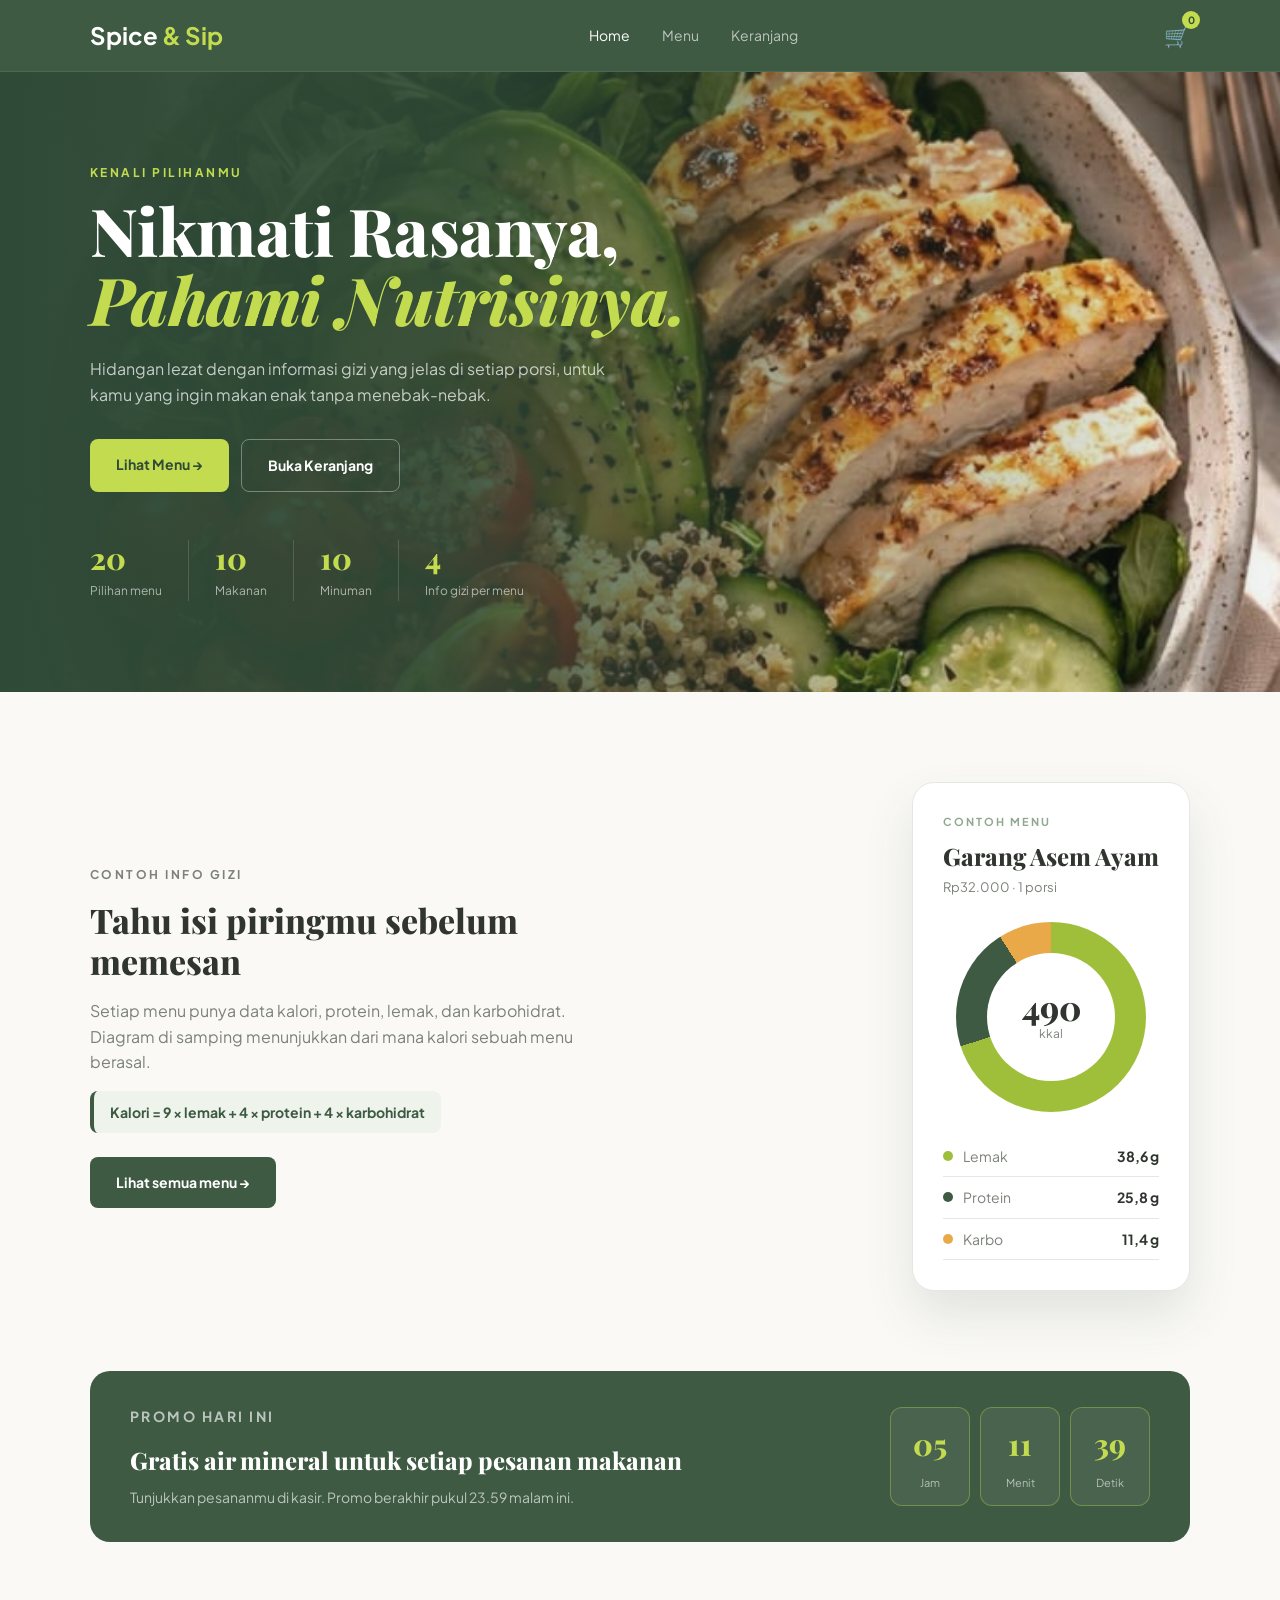
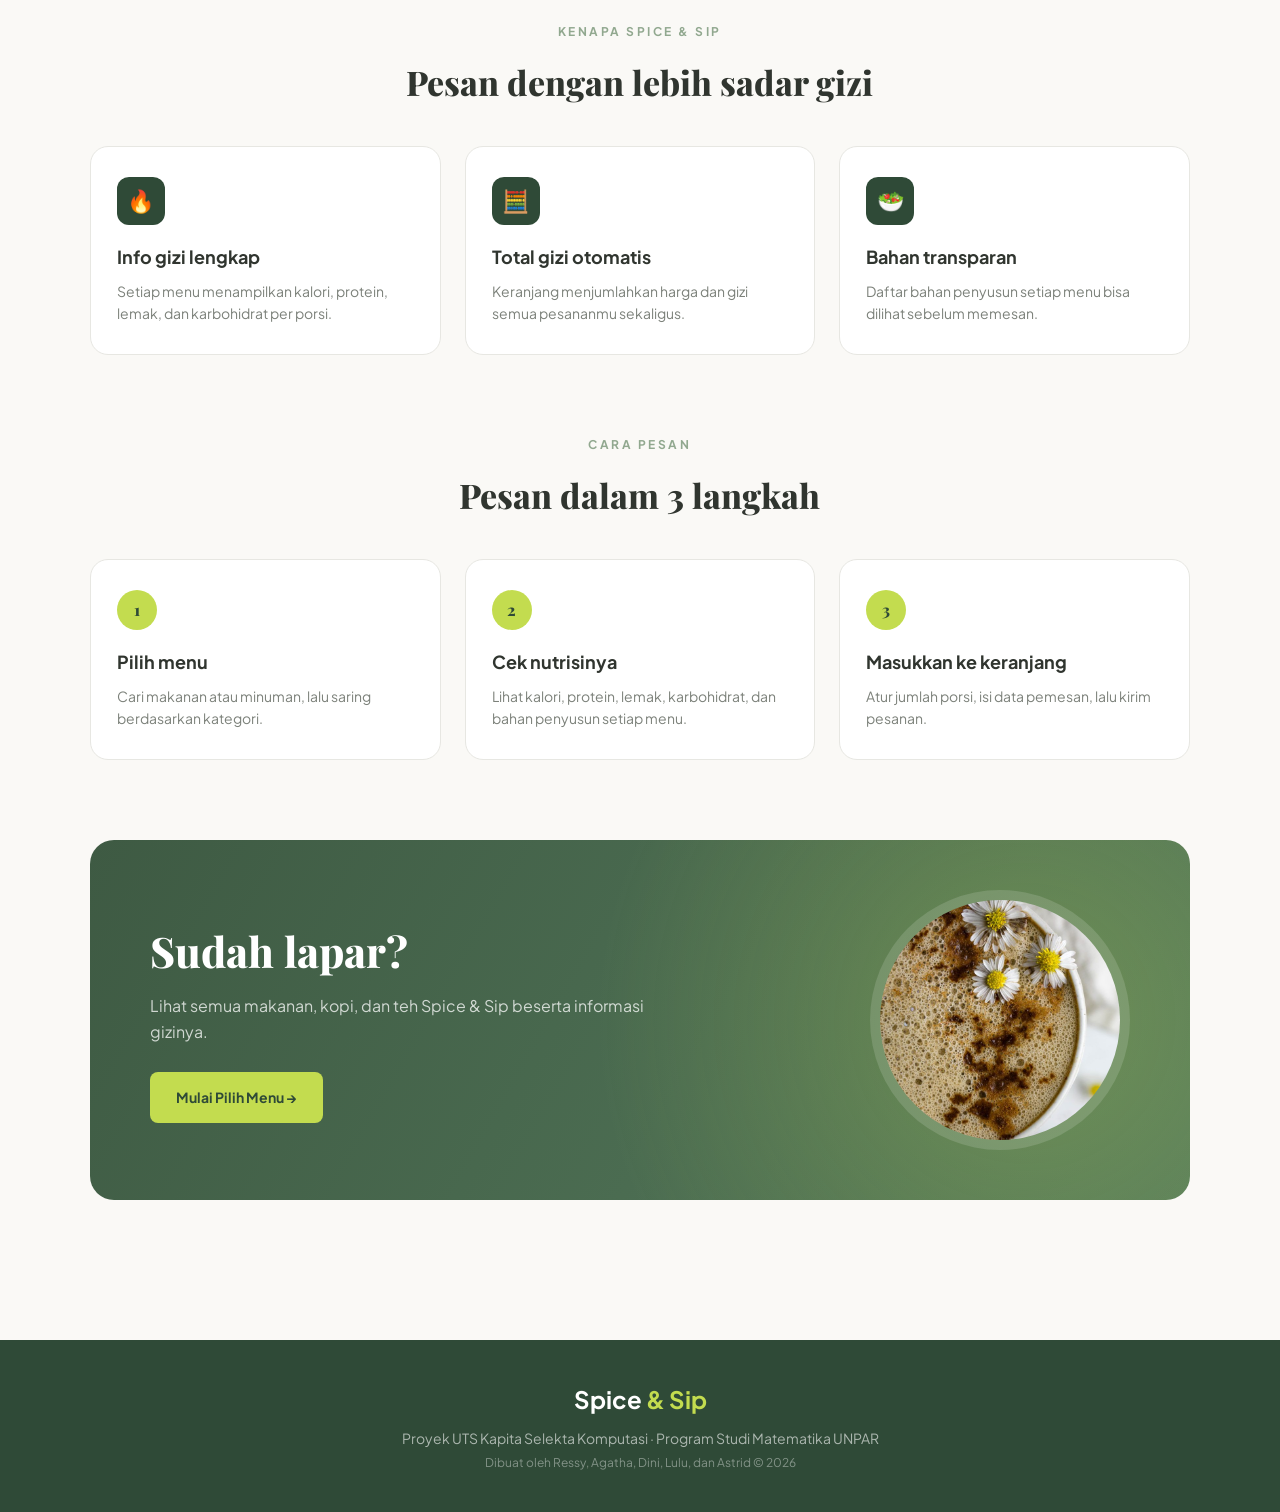
<file: uts-kapsel-komputasi/index.html>
<!DOCTYPE html>
<html lang="id">
<head>
    <meta charset="UTF-8">
    <meta name="viewport" content="width=device-width, initial-scale=1.0">

    <title>Spice &amp; Sip - Home</title>

    <link rel="preconnect" href="https://fonts.googleapis.com">
    <link rel="preconnect" href="https://fonts.gstatic.com" crossorigin>
    <link href="https://fonts.googleapis.com/css2?family=Playfair+Display:ital,wght@0,600;0,700;0,800;1,700&family=Plus+Jakarta+Sans:wght@400;500;600;700;800&display=swap" rel="stylesheet">

    <link rel="stylesheet" href="css/style.css">
</head>

<body class="home-page">

    <nav class="navbar home-navbar">

        <div class="logo">
            Spice <span>&amp; Sip</span>
        </div>

        <div class="nav-links">
            <a href="index.html" class="active">Home</a>
            <a href="menu.html">Menu</a>
            <a href="cart.html">Keranjang</a>
        </div>

        <a href="cart.html" class="cart-icon home-cart-link">
            🛒
            <span id="cart-count">0</span>
        </a>

    </nav>


    <header class="home-hero">

        <div class="home-container home-hero-grid">

            <div class="home-hero-text">

                <p class="home-eyebrow">KENALI PILIHANMU</p>

                <h1>
                    Nikmati Rasanya,<br>
                    <span>Pahami Nutrisinya.</span>
                </h1>

                <p class="home-hero-subtitle">
                    Hidangan lezat dengan informasi gizi yang jelas di setiap porsi,
                    untuk kamu yang ingin makan enak tanpa menebak-nebak.
                </p>

                <div class="home-hero-buttons">
                    <a href="menu.html" class="home-btn home-btn-lime">Lihat Menu &rarr;</a>
                    <a href="cart.html" class="home-btn home-btn-ghost">Buka Keranjang</a>
                </div>

                <div class="home-stats">
                    <div class="home-stat">
                        <strong>20</strong>
                        <span>Pilihan menu</span>
                    </div>
                    <div class="home-stat">
                        <strong>10</strong>
                        <span>Makanan</span>
                    </div>
                    <div class="home-stat">
                        <strong>10</strong>
                        <span>Minuman</span>
                    </div>
                    <div class="home-stat">
                        <strong>4</strong>
                        <span>Info gizi per menu</span>
                    </div>
                </div>

            </div>

        </div>

    </header>


    <main>

        <section class="home-nutri">

            <div class="home-nutri-text">
                <p class="home-eyebrow home-eyebrow-dark">CONTOH INFO GIZI</p>
                <h2>Tahu isi piringmu sebelum memesan</h2>
                <p>
                    Setiap menu punya data kalori, protein, lemak, dan karbohidrat.
                    Diagram di samping menunjukkan dari mana kalori sebuah menu berasal.
                </p>
                <p class="home-rumus">
                    Kalori = 9 &times; lemak + 4 &times; protein + 4 &times; karbohidrat
                </p>
                <a href="menu.html" class="home-btn home-btn-green">Lihat semua menu &rarr;</a>
            </div>

            <div class="home-nutri-card">

                <p class="home-nutri-label">CONTOH MENU</p>
                <h3>Garang Asem Ayam</h3>
                <p class="home-nutri-price">Rp32.000 &middot; 1 porsi</p>

                <div class="home-donut">
                    <div class="home-donut-center">
                        <strong>490</strong>
                        <small>kkal</small>
                    </div>
                </div>

                <ul class="home-legend">
                    <li><span class="dot dot-lemak"></span> Lemak <b>38,6 g</b></li>
                    <li><span class="dot dot-protein"></span> Protein <b>25,8 g</b></li>
                    <li><span class="dot dot-karbo"></span> Karbo <b>11,4 g</b></li>
                </ul>

            </div>

        </section>

        <section class="home-promo">

            <div class="home-promo-text">
                <p class="home-eyebrow">PROMO HARI INI</p>
                <h2>Gratis air mineral untuk setiap pesanan makanan</h2>
                <p>Tunjukkan pesananmu di kasir. Promo berakhir pukul 23.59 malam ini.</p>
            </div>

            <div id="promo-clock" class="home-clock">
                <div>
                    <span class="hours">00</span>
                    <small>Jam</small>
                </div>
                <div>
                    <span class="minutes">00</span>
                    <small>Menit</small>
                </div>
                <div>
                    <span class="seconds">00</span>
                    <small>Detik</small>
                </div>
            </div>

        </section>


        <section class="home-section">

            <p class="home-eyebrow home-eyebrow-dark">KENAPA SPICE &amp; SIP</p>
            <h2>Pesan dengan lebih sadar gizi</h2>

            <div class="home-features">

                <div class="home-feature">
                    <div class="home-feature-icon">🔥</div>
                    <h3>Info gizi lengkap</h3>
                    <p>Setiap menu menampilkan kalori, protein, lemak, dan karbohidrat per porsi.</p>
                </div>

                <div class="home-feature">
                    <div class="home-feature-icon">🧮</div>
                    <h3>Total gizi otomatis</h3>
                    <p>Keranjang menjumlahkan harga dan gizi semua pesananmu sekaligus.</p>
                </div>

                <div class="home-feature">
                    <div class="home-feature-icon">🥗</div>
                    <h3>Bahan transparan</h3>
                    <p>Daftar bahan penyusun setiap menu bisa dilihat sebelum memesan.</p>
                </div>

            </div>

        </section>


        <section class="home-section">

            <p class="home-eyebrow home-eyebrow-dark">CARA PESAN</p>
            <h2>Pesan dalam 3 langkah</h2>

            <ol class="home-steps">

                <li class="home-step">
                    <h3>Pilih menu</h3>
                    <p>Cari makanan atau minuman, lalu saring berdasarkan kategori.</p>
                </li>

                <li class="home-step">
                    <h3>Cek nutrisinya</h3>
                    <p>Lihat kalori, protein, lemak, karbohidrat, dan bahan penyusun setiap menu.</p>
                </li>

                <li class="home-step">
                    <h3>Masukkan ke keranjang</h3>
                    <p>Atur jumlah porsi, isi data pemesan, lalu kirim pesanan.</p>
                </li>

            </ol>

        </section>


        <section class="home-cta">

            <div class="home-cta-text">
                <h2>Sudah lapar?</h2>
                <p>Lihat semua makanan, kopi, dan teh Spice &amp; Sip beserta informasi gizinya.</p>
                <a href="menu.html" class="home-btn home-btn-lime">Mulai Pilih Menu &rarr;</a>
            </div>

            <div class="home-cta-frame">
                <img
                    src="assets/images/coffee.jpg"
                    alt="Kopi latte dengan latte art"
                    class="home-photo"
                    onerror="this.onerror = null; this.src = 'assets/images/coffee.svg'; this.classList.add('is-ilustrasi');"
                >
            </div>

        </section>

    </main>


    <footer class="footer">

        <div class="logo">
            Spice <span>&amp; Sip</span>
        </div>

        <p>
            Proyek UTS Kapita Selekta Komputasi &middot; Program Studi Matematika UNPAR
        </p>

        <p class="footer-small">
            Dibuat oleh Ressy, Agatha, Dini, Lulu, dan Astrid &copy; 2026
        </p>

    </footer>


    <script>
        const cartTersimpan = JSON.parse(localStorage.getItem("spicesip-cart")) || [];
        let jumlahItem = 0;
        cartTersimpan.forEach((item) => {
            jumlahItem = jumlahItem + item.qty;
        });
        document.getElementById("cart-count").innerHTML = jumlahItem;

        function getTimeRemaining(endtime) {
            const total = Date.parse(endtime) - Date.parse(new Date());
            const seconds = Math.floor((total / 1000) % 60);
            const minutes = Math.floor((total / 1000 / 60) % 60);
            const hours = Math.floor(total / (1000 * 60 * 60));
            return { total, hours, minutes, seconds };
        }

        function initializeClock(id, endtime) {
            const clock = document.getElementById(id);
            const hoursSpan = clock.querySelector(".hours");
            const minutesSpan = clock.querySelector(".minutes");
            const secondsSpan = clock.querySelector(".seconds");

            function updateClock() {
                const t = getTimeRemaining(endtime);
                hoursSpan.innerHTML = ("0" + t.hours).slice(-2);
                minutesSpan.innerHTML = ("0" + t.minutes).slice(-2);
                secondsSpan.innerHTML = ("0" + t.seconds).slice(-2);

                if (t.total <= 0) {
                    clearInterval(timeinterval);
                    clock.innerHTML = "<p>Promo hari ini sudah berakhir.</p>";
                }
            }

            updateClock();
            const timeinterval = setInterval(updateClock, 1000);
        }

        const deadline = new Date();
        deadline.setHours(23, 59, 59, 0);
        initializeClock("promo-clock", deadline);
    </script>

</body>
</html>
</file>
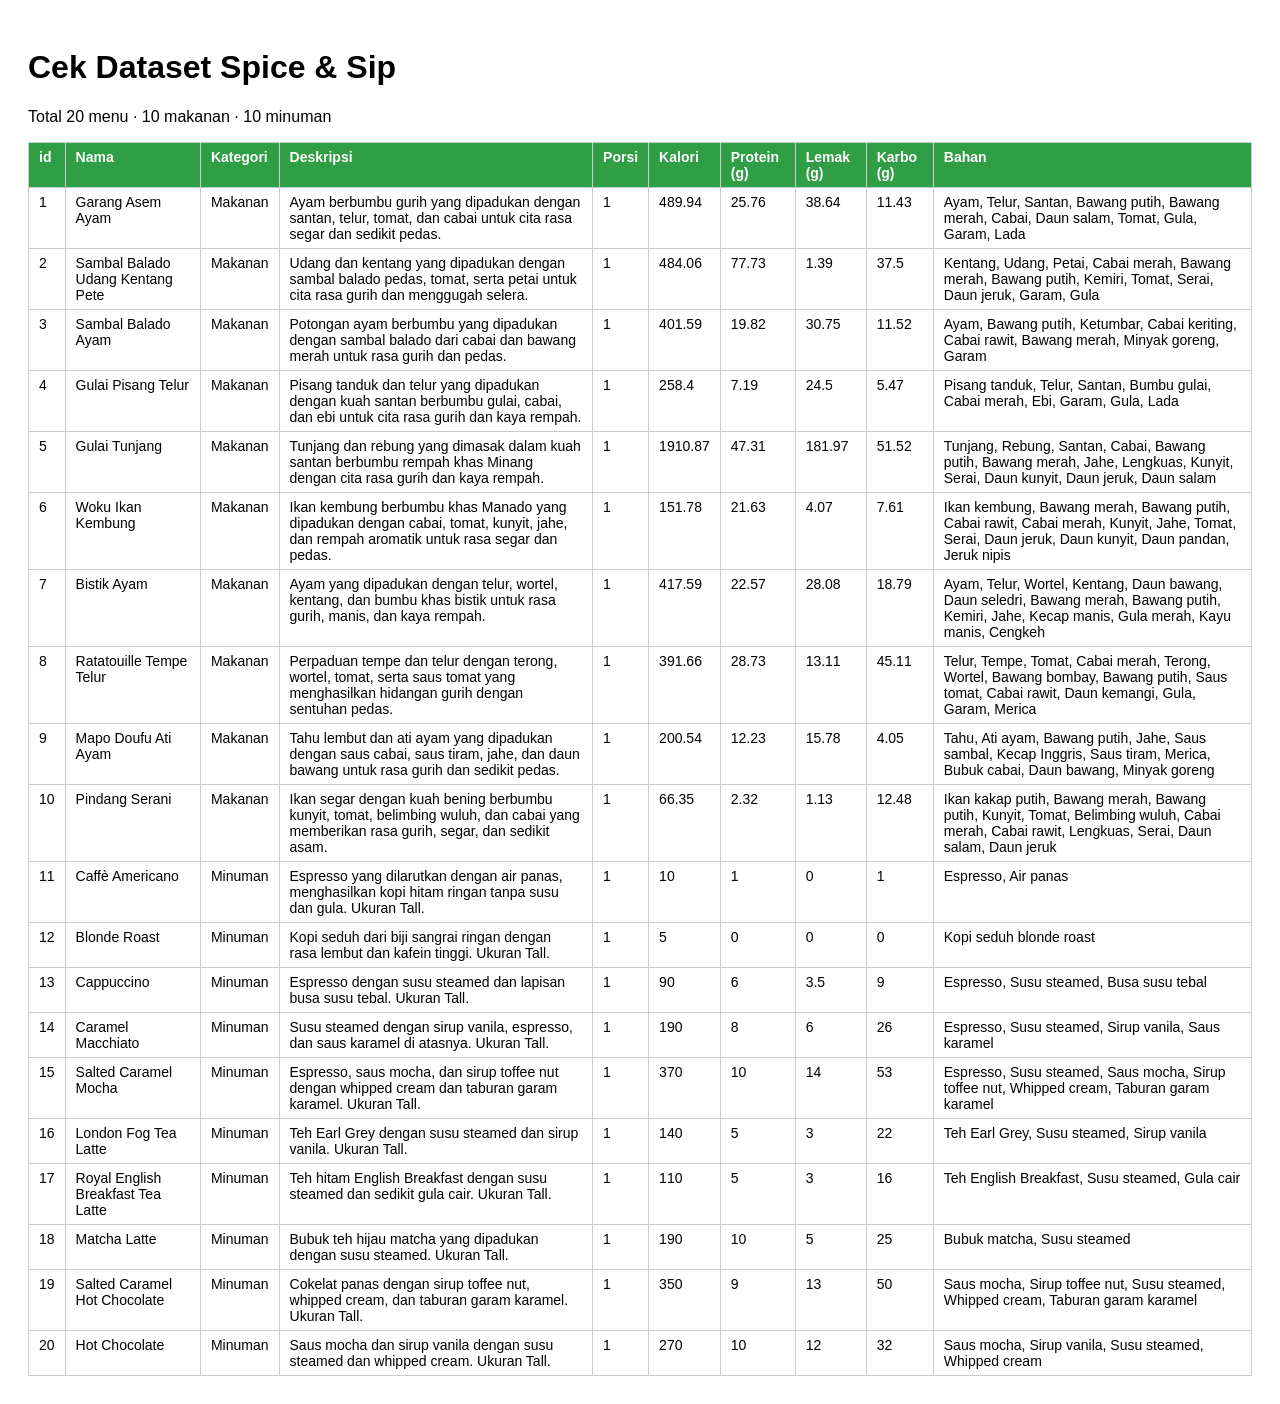
<file: uts-kapsel-komputasi/cek-data.html>
<!doctype html>
<html lang="id">
  <head>
    <meta charset="UTF-8" />
    <title>Cek Dataset Spice &amp; Sip</title>
    <style>
      body { font-family: Arial, sans-serif; padding: 20px; }
      table { border-collapse: collapse; font-size: 14px; }
      th, td { border: 1px solid #ccc; padding: 6px 10px; text-align: left; vertical-align: top; }
      th { background: #2f9e44; color: white; }
      #error { color: #e03131; font-weight: bold; }
    </style>
  </head>
  <body>
    <h1>Cek Dataset Spice &amp; Sip</h1>
    <p id="error"></p>
    <p id="info"></p>
    <table>
      <thead>
        <tr>
          <th>id</th><th>Nama</th><th>Kategori</th><th>Deskripsi</th><th>Porsi</th>
          <th>Kalori</th><th>Protein (g)</th><th>Lemak (g)</th><th>Karbo (g)</th><th>Bahan</th>
        </tr>
      </thead>
      <tbody id="tabel-body"></tbody>
    </table>

    <script>
      window.onerror = function (pesan, file, baris) {
        document.getElementById("error").innerHTML += `ERROR: ${pesan} (${file} baris ${baris})<br>`;
      };
    </script>
    <script src="data/food.json"></script>
    <script src="data/ingredients.json"></script>
    <script>
      const rows = [];
      let makanan = 0;
      let minuman = 0;

      foods.forEach((food) => {
      
        let bahan = [];
        ingredients.forEach((item) => {
          if (item.menuId === food.id) bahan = item.bahan;
        });

        if (food.kategori === "Makanan") makanan++;
        if (food.kategori === "Minuman") minuman++;

        rows.push(`
          <tr>
            <td>${food.id}</td>
            <td>${food.nama}</td>
            <td>${food.kategori}</td>
            <td>${food.deskripsi}</td>
            <td>${food.porsi}</td>
            <td>${food.nutrisi.kalori}</td>
            <td>${food.nutrisi.protein}</td>
            <td>${food.nutrisi.lemak}</td>
            <td>${food.nutrisi.karbohidrat}</td>
            <td>${bahan.join(", ")}</td>
          </tr>`);
      });

      document.getElementById("tabel-body").innerHTML = rows.join("");
      document.getElementById("info").innerHTML =
        `Total ${foods.length} menu · ${makanan} makanan · ${minuman} minuman`;
    </script>
  </body>
</html>
</file>
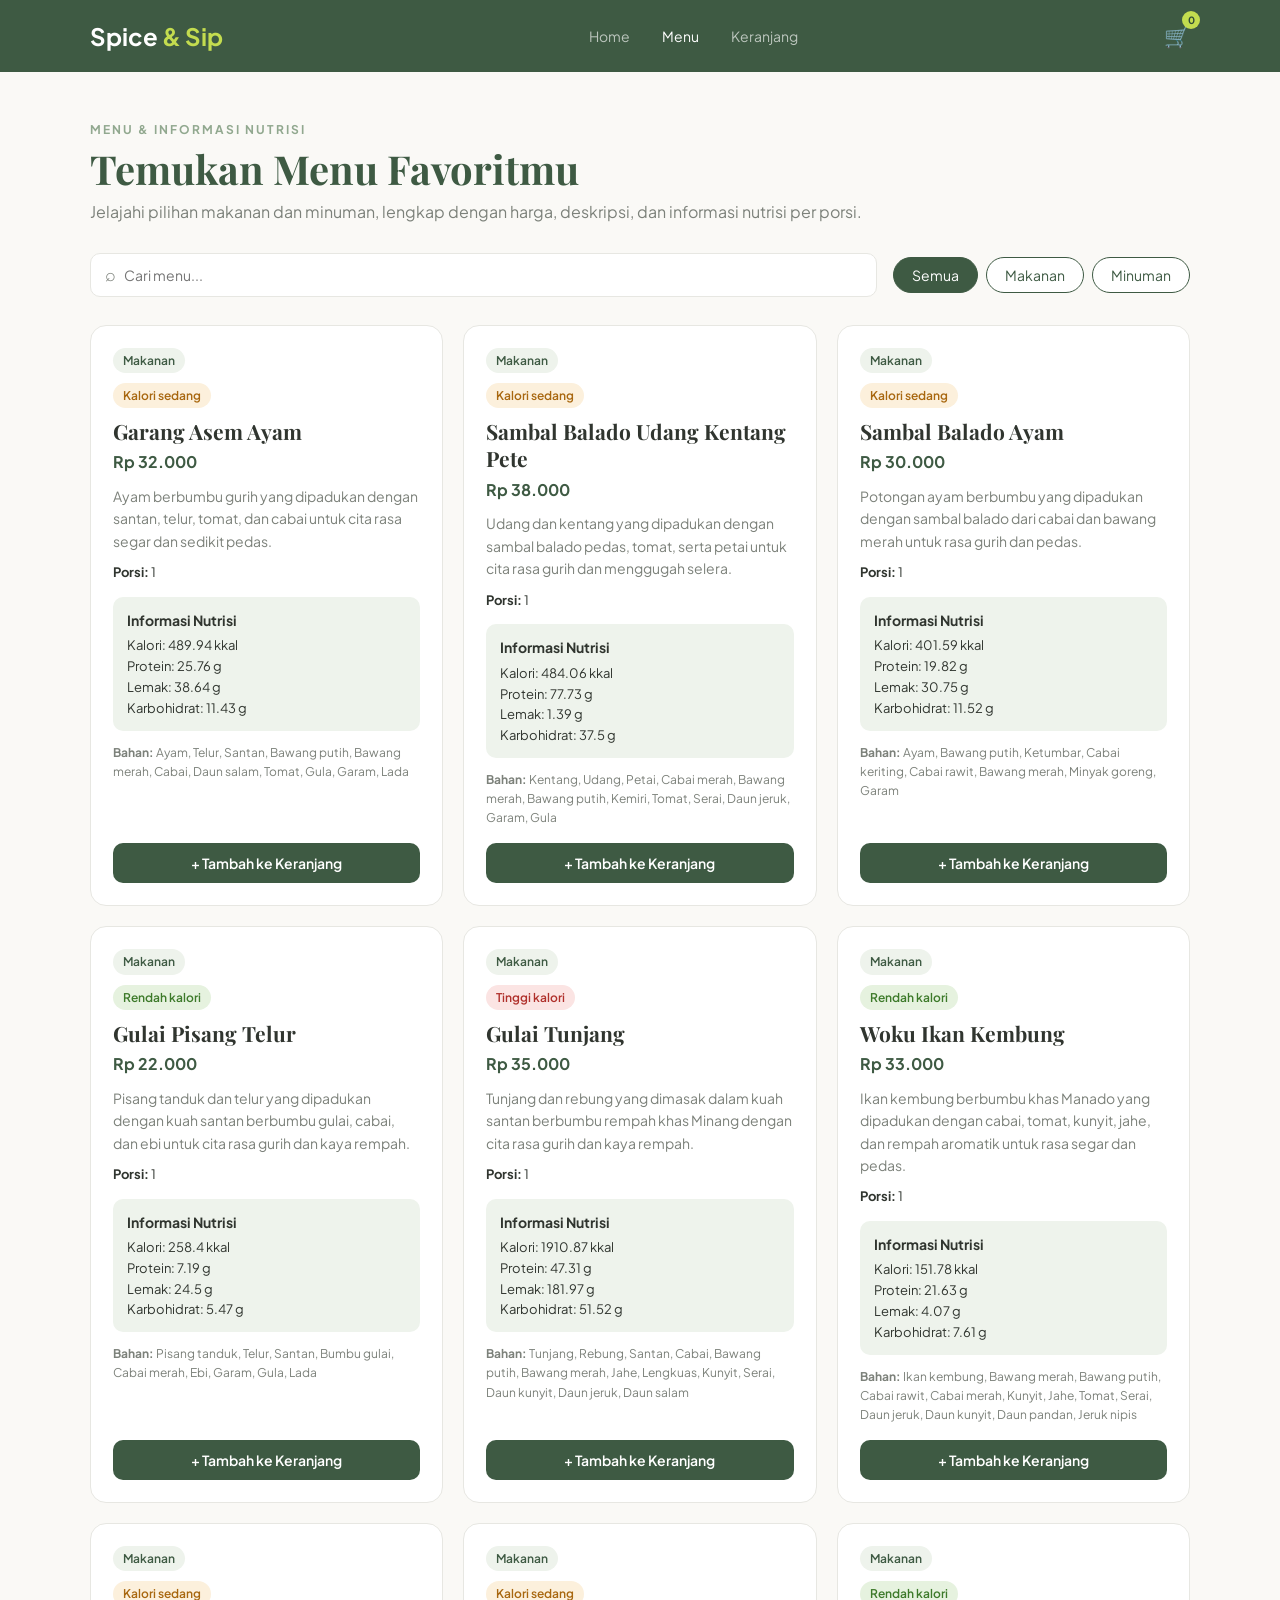
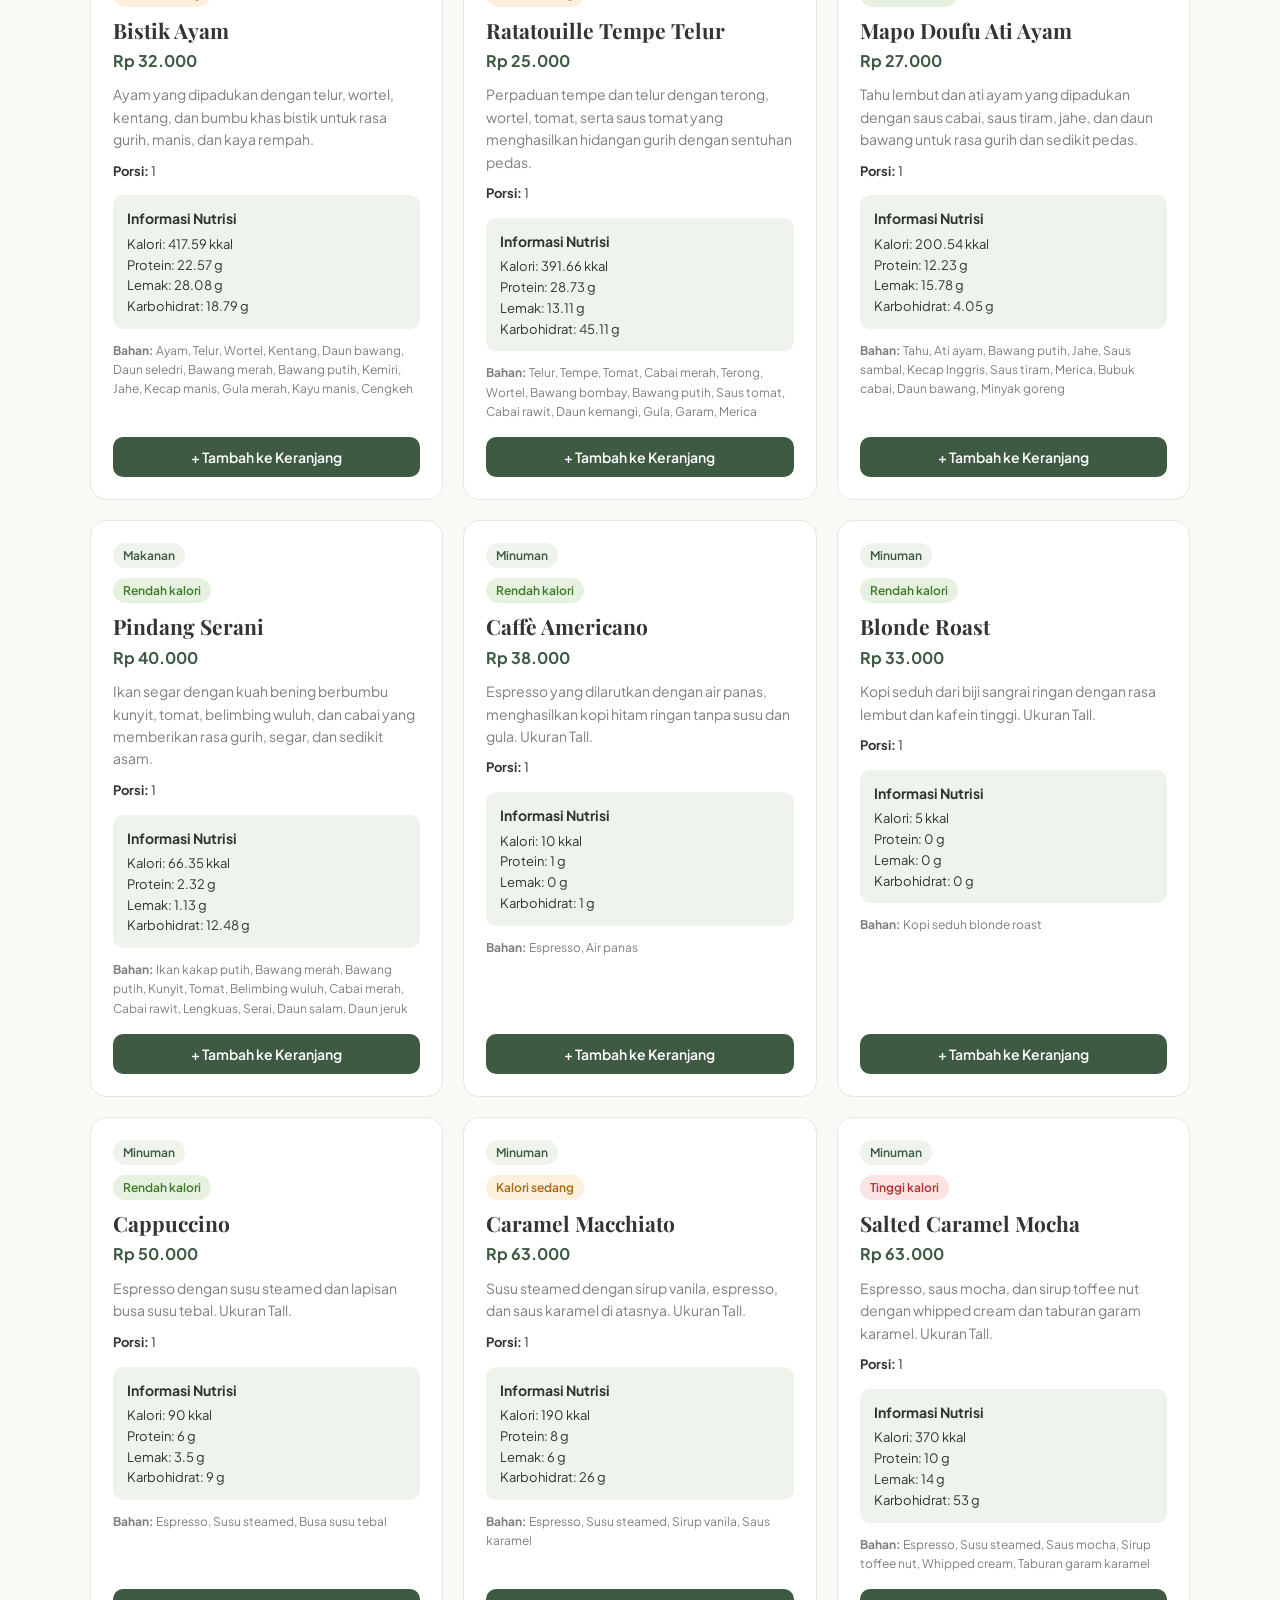
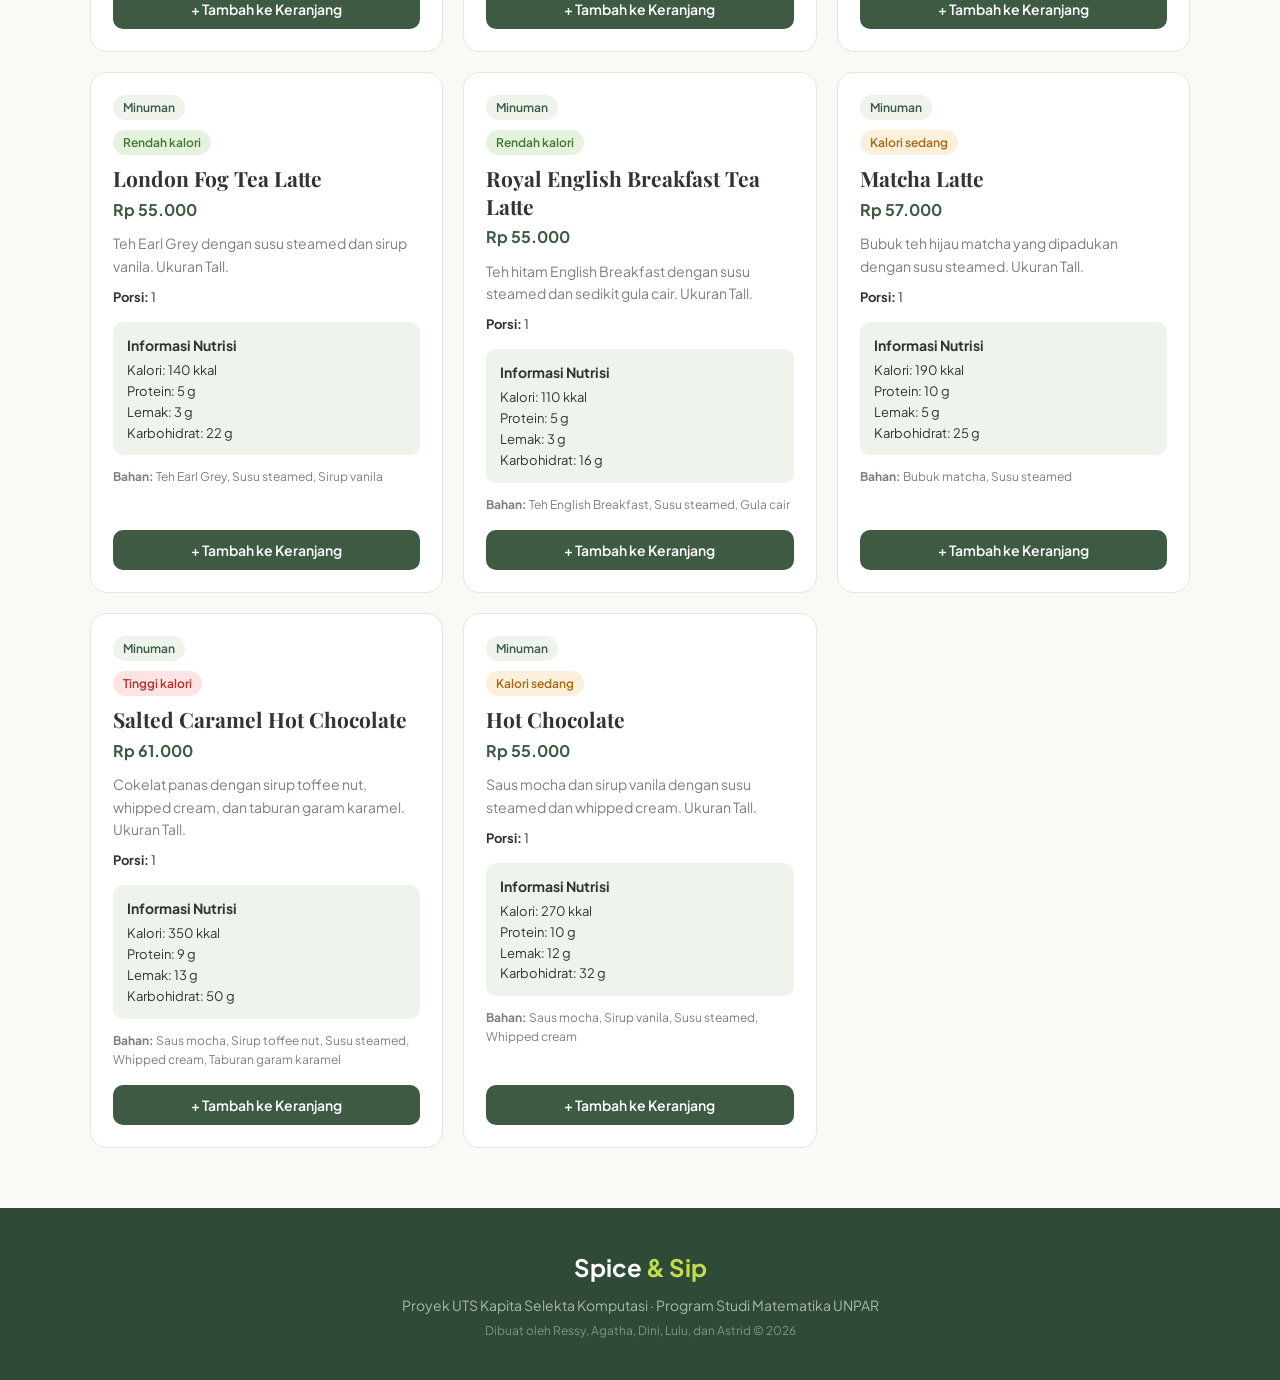
<file: uts-kapsel-komputasi/menu.html>
<!DOCTYPE html>
<html lang="id">
<head>
    <meta charset="UTF-8">
    <meta name="viewport" content="width=device-width, initial-scale=1.0">
    <title>Spice &amp; Sip - Menu</title>
    <link rel="preconnect" href="https://fonts.googleapis.com">
    <link rel="preconnect" href="https://fonts.gstatic.com" crossorigin>
    <link href="https://fonts.googleapis.com/css2?family=Playfair+Display:ital,wght@0,600;0,700;0,800;1,700&family=Plus+Jakarta+Sans:wght@400;500;600;700;800&display=swap" rel="stylesheet">
    <link rel="stylesheet" href="css/style.css">
</head>
<body>

    <nav class="navbar">
        <div class="logo">
            Spice <span>&amp; Sip</span>
        </div>
        <div class="nav-links">
            <a href="index.html">Home</a>
            <a href="menu.html" class="active">Menu</a>
            <a href="cart.html">Keranjang</a>
        </div>
        <a href="cart.html" class="cart-icon">
            🛒
            <span id="cart-count">0</span>
        </a>
    </nav>

    <main>
        <section class="menu-header">
            <p class="eyebrow">MENU & INFORMASI NUTRISI</p>
            <h1>Temukan Menu Favoritmu</h1>
            <p class="menu-subtitle">
                Jelajahi pilihan makanan dan minuman, lengkap dengan harga, deskripsi, dan informasi nutrisi per porsi.
            </p>
        </section>

        <section class="menu-tools">
            <div class="search-box">
                <span class="search-icon">⌕</span>
                <input type="text" id="search" placeholder="Cari menu...">
            </div>
            <div class="filter-buttons">
                <button class="filter-btn active" data-kategori="Semua">Semua</button>
                <button class="filter-btn" data-kategori="Makanan">Makanan</button>
                <button class="filter-btn" data-kategori="Minuman">Minuman</button>
            </div>
        </section>

        <section id="menu-list" class="menu-list"></section>

        <div id="menu-empty" class="menu-empty">
            <div class="empty-icon">🍽️</div>
            <h3>Menu tidak ditemukan</h3>
            <p>Coba gunakan kata kunci pencarian yang lain.</p>
        </div>
    </main>

    <footer class="footer">
        <div class="logo">
            Spice <span>&amp; Sip</span>
        </div>
        <p>Proyek UTS Kapita Selekta Komputasi &middot; Program Studi Matematika UNPAR</p>
        <p class="footer-small">Dibuat oleh Ressy, Agatha, Dini, Lulu, dan Astrid &copy; 2026</p>
    </footer>

    <div id="toast"></div>

    <script src="data/food.json"></script>
    <script src="data/ingredients.json"></script>
    <script src="js/nutrition.js"></script>
    <script src="js/cart.js"></script>
    <script src="js/menu.js"></script>

</body>
</html>
</file>
<file: uts-kapsel-komputasi/css/style.css>
:root {
    --hijau: #3e5a43;        
    --hijau-tua: #304833;    
    --hijau-muda: #91a88f;   
    --hijau-pucat: #eef3ec;  
    --lime: #c3dc4f;         
    --gelap: #2f4a37;        
    --gelap-2: #3e5a43;      
    --krem: #faf9f6;         
    --putih: #ffffff;
    --teks: #30352f;         
    --teks-abu: #7c817a;     
    --garis: #e7e7e2;        
    --font-judul: "Playfair Display", Georgia, serif;
    --font-isi: "Plus Jakarta Sans", Arial, sans-serif;
}

body.home-page .footer {
    padding: 40px 7%;
    background: var(--gelap);
    text-align: center;
    color: rgba(255, 255, 255, 0.6);
    font-size: 14px;
}

body.home-page .footer .logo {
    margin-bottom: 8px;
    color: var(--putih);
}

body.home-page .footer .logo span {
    color: var(--lime);
}

body.home-page .footer-small {
    margin-top: 4px;
    font-size: 12px;
    color: rgba(255, 255, 255, 0.4);
}

body.home-page,
body.home-page button {
    font-family: var(--font-isi);
}

body.home-page main {
    width: 86%;
    max-width: 1200px;
    margin: 0 auto;
}

.home-container {
    width: 86%;
    max-width: 1200px;
    margin: auto;
}

.navbar.home-navbar {
    position: sticky;
    top: 0;
    z-index: 100;
    min-height: 72px;
    display: flex;
    align-items: center;
    justify-content: space-between;
    padding: 0 7%;
    background: var(--hijau);
    border-bottom: 1px solid rgba(255, 255, 255, 0.08);
}

.home-navbar .logo,
body.home-page .footer .logo {
    font-size: 24px;
    font-weight: 700;
}

.home-navbar .logo {
    color: var(--putih);
}

.home-navbar .nav-links {
    display: flex;
    gap: 32px;
}

.home-navbar .nav-links a {
    font-size: 14px;
    text-decoration: none;
}

.home-navbar .logo span {
    color: var(--lime);
}

.home-navbar .nav-links a {
    color: rgba(255, 255, 255, 0.65);
}

.home-navbar .nav-links a:hover,
.home-navbar .nav-links a.active {
    color: var(--putih);
}

.home-navbar .cart-icon {
    position: relative;
    font-size: 21px;
}

.home-navbar #cart-count {
    position: absolute;
    top: -8px;
    right: -10px;
    width: 18px;
    height: 18px;
    display: flex;
    align-items: center;
    justify-content: center;
    border-radius: 50%;
    background: var(--lime);
    color: var(--gelap);
    font-size: 10px;
    font-weight: 700;
}

.home-cart-link {
    text-decoration: none;
}


.home-hero {
    min-height: 620px;
    display: flex;
    align-items: center;
    padding: 80px 0;
    color: var(--putih);
    background:
        linear-gradient(90deg,
            rgba(47, 74, 55, 1) 0%,
            rgba(47, 74, 55, 0.92) 35%,
            rgba(47, 74, 55, 0.35) 65%,
            rgba(47, 74, 55, 0.05) 100%),
        url("../assets/images/hero.jpg") right center / cover no-repeat,
        url("../assets/images/hero-bowl.svg") right 6% center / 520px no-repeat,
        linear-gradient(120deg, #3e5a43 0%, #557a5c 100%);
}


.home-hero-grid {
    width: 86%;
}

.home-hero-text {
    max-width: 600px;
}

.home-eyebrow {
    margin-bottom: 14px;
    color: var(--lime);
    font-size: 12px;
    font-weight: 700;
    letter-spacing: 2.5px;
}

.home-hero-text h1 {
    margin-bottom: 22px;
    font-family: var(--font-judul);
    font-size: 66px;
    font-weight: 800;
    line-height: 1.05;
    letter-spacing: -0.5px;
}

.home-hero-text h1 span {
    color: var(--lime);
    font-style: italic;
}

.home-hero-subtitle {
    max-width: 520px;
    margin-bottom: 32px;
    color: rgba(255, 255, 255, 0.72);
    font-size: 16px;
}

.home-hero-buttons {
    display: flex;
    flex-wrap: wrap;
    gap: 12px;
    margin-bottom: 48px;
}

.home-btn {
    display: inline-block;
    padding: 14px 26px;
    border-radius: 8px;
    font-size: 14px;
    font-weight: 700;
    text-decoration: none;
    transition: 0.2s;
}

.home-btn-lime {
    background: var(--lime);
    color: var(--gelap);
}

.home-btn-lime:hover {
    background: #d3ea68;
    transform: translateY(-2px);
}

.home-btn-ghost {
    border: 1px solid rgba(255, 255, 255, 0.35);
    color: var(--putih);
}

.home-btn-ghost:hover {
    background: rgba(255, 255, 255, 0.08);
}

.home-stats {
    display: flex;
    gap: 0;
}

.home-stat {
    padding: 0 26px;
    border-left: 1px solid rgba(255, 255, 255, 0.15);
}

.home-stat:first-child {
    padding-left: 0;
    border-left: none;
}

.home-stat strong {
    display: block;
    color: var(--lime);
    font-family: var(--font-judul);
    font-size: 30px;
    font-weight: 800;
    line-height: 1.2;
}

.home-stat span {
    color: rgba(255, 255, 255, 0.6);
    font-size: 12px;
}


.home-photo {
    display: block;
    width: 100%;
    height: 100%;
    object-fit: cover;
    border-radius: 50%;
}


.home-photo.is-ilustrasi {
    object-fit: contain;
    border-radius: 0;
}

.home-nutri {
    display: grid;
    grid-template-columns: 1fr 1fr;
    align-items: center;
    gap: 60px;
    margin: 90px 0 80px;
}

.home-nutri-text h2 {
    margin-bottom: 16px;
    color: var(--teks);
    font-family: var(--font-judul);
    font-size: 34px;
    font-weight: 800;
    line-height: 1.2;
}

.home-nutri-text p {
    margin-bottom: 16px;
    color: var(--teks-abu);
}

.home-rumus {
    display: inline-block;
    padding: 10px 16px;
    background: var(--hijau-pucat);
    border-left: 4px solid var(--hijau);
    border-radius: 8px;
    color: var(--hijau) !important;
    font-weight: 700;
    font-size: 14px;
}

.home-btn-green {
    margin-top: 8px;
    background: var(--hijau);
    color: var(--putih);
}

.home-btn-green:hover {
    background: var(--hijau-tua);
    transform: translateY(-2px);
}

.home-nutri-card {
    max-width: 420px;
    margin-left: auto;
    padding: 30px;
    background: var(--putih);
    border: 1px solid var(--garis);
    border-radius: 22px;
    box-shadow: 0 24px 50px rgba(47, 74, 55, 0.12);
}

.home-nutri-label {
    color: var(--hijau-muda);
    font-size: 11px;
    font-weight: 700;
    letter-spacing: 2px;
}

.home-nutri-card h3 {
    margin: 6px 0 2px;
    color: var(--teks);
    font-family: var(--font-judul);
    font-size: 24px;
    font-weight: 800;
}

.home-nutri-price {
    margin-bottom: 24px;
    color: var(--teks-abu);
    font-size: 13px;
}


.home-donut {
    width: 190px;
    height: 190px;
    margin: 0 auto 24px;
    display: flex;
    align-items: center;
    justify-content: center;
    border-radius: 50%;
    background: conic-gradient(
        #9fbf3b 0% 70%,
        var(--hijau) 70% 91%,
        #e9a948 91% 100%
    );
}

.home-donut-center {
    width: 128px;
    height: 128px;
    display: flex;
    flex-direction: column;
    align-items: center;
    justify-content: center;
    border-radius: 50%;
    background: var(--putih);
    color: var(--teks);
}

.home-donut-center strong {
    font-family: var(--font-judul);
    font-size: 34px;
    font-weight: 800;
    line-height: 1;
}

.home-donut-center small {
    color: var(--teks-abu);
    font-size: 12px;
}

.home-legend {
    list-style: none;
}

.home-legend li {
    display: flex;
    align-items: center;
    gap: 10px;
    padding: 9px 0;
    border-bottom: 1px solid var(--garis);
    color: var(--teks-abu);
    font-size: 14px;
}

.home-legend b {
    margin-left: auto;
    color: var(--teks);
}

.dot {
    width: 10px;
    height: 10px;
    border-radius: 50%;
}

.dot-lemak { background: #9fbf3b; }
.dot-protein { background: var(--hijau); }
.dot-karbo { background: #e9a948; }

.home-promo {
    display: flex;
    align-items: center;
    justify-content: space-between;
    gap: 32px;
    margin: 0 0 80px;
    padding: 34px 40px;
    background: var(--gelap-2);
    border-radius: 20px;
    color: var(--putih);
}

.home-promo h2 {
    margin-bottom: 6px;
    font-family: var(--font-judul);
    font-size: 24px;
    font-weight: 800;
}

.home-promo p {
    color: rgba(255, 255, 255, 0.65);
    font-size: 14px;
}

.home-clock {
    display: flex;
    gap: 10px;
}

.home-clock div {
    width: 80px;
    padding: 12px 0;
    background: rgba(255, 255, 255, 0.06);
    border: 1px solid rgba(195, 220, 79, 0.35);
    border-radius: 12px;
    text-align: center;
}

.home-clock span {
    display: block;
    color: var(--lime);
    font-family: var(--font-judul);
    font-size: 30px;
    font-weight: 800;
}

.home-clock small {
    color: rgba(255, 255, 255, 0.6);
    font-size: 11px;
}

.home-section {
    margin-bottom: 80px;
    text-align: center;
}

.home-eyebrow-dark {
    color: var(--hijau-muda);
}

.home-section h2 {
    margin-bottom: 36px;
    color: var(--teks);
    font-family: var(--font-judul);
    font-size: 34px;
    font-weight: 800;
}

.home-features,
.home-steps {
    display: grid;
    grid-template-columns: repeat(3, 1fr);
    gap: 24px;
    text-align: left;
}

.home-feature,
.home-step {
    padding: 30px 26px;
    background: var(--putih);
    border: 1px solid var(--garis);
    border-radius: 18px;
    transition: transform 0.2s, box-shadow 0.2s;
}

.home-feature:hover,
.home-step:hover {
    transform: translateY(-4px);
    box-shadow: 0 16px 34px rgba(14, 22, 17, 0.08);
}

.home-feature-icon {
    width: 48px;
    height: 48px;
    display: flex;
    align-items: center;
    justify-content: center;
    margin-bottom: 18px;
    border-radius: 12px;
    background: var(--gelap);
    font-size: 22px;
}

.home-feature h3,
.home-step h3 {
    margin-bottom: 8px;
    color: var(--teks);
    font-size: 18px;
}

.home-feature p,
.home-step p {
    color: var(--teks-abu);
    font-size: 14px;
}

.home-steps {
    list-style: none;
    counter-reset: langkah;
}

.home-step {
    counter-increment: langkah;
}

.home-step::before {
    content: counter(langkah);
    width: 40px;
    height: 40px;
    display: flex;
    align-items: center;
    justify-content: center;
    margin-bottom: 18px;
    border-radius: 50%;
    background: var(--lime);
    color: var(--gelap);
    font-family: var(--font-judul);
    font-weight: 800;
}

.home-cta {
    display: grid;
    grid-template-columns: 1.3fr 1fr;
    align-items: center;
    gap: 30px;
    margin-bottom: 80px;
    padding: 50px 60px;
    border-radius: 24px;
    background:
        radial-gradient(circle at 85% 50%, rgba(195, 220, 79, 0.25), transparent 45%),
        linear-gradient(120deg, #3e5a43, #557a5c);
    color: var(--putih);
    overflow: hidden;
}

.home-cta h2 {
    margin-bottom: 8px;
    font-family: var(--font-judul);
    font-size: 42px;
    font-weight: 800;
}

.home-cta p {
    margin-bottom: 28px;
    color: rgba(255, 255, 255, 0.75);
}

.home-cta-frame {
    width: 100%;
    max-width: 260px;
    aspect-ratio: 1 / 1;
    margin-left: auto;
    padding: 10px;
    border-radius: 50%;
    background: rgba(255, 255, 255, 0.14);
}


* {
    margin: 0;
    padding: 0;
    box-sizing: border-box;
}

body {
    font-family: var(--font-isi);
    background-color: var(--krem);
    color: var(--teks);
    line-height: 1.6;
}

button,
input,
select,
textarea {
    font-family: var(--font-isi);
}

main {
    width: 86%;
    max-width: 1100px;
    margin: 0 auto;
    padding-bottom: 60px;
}

.navbar {
    position: sticky;
    top: 0;
    z-index: 100;
    min-height: 72px;
    display: flex;
    align-items: center;
    justify-content: space-between;
    gap: 20px;
    padding: 0 7%;
    background: var(--hijau);
}

.logo {
    color: var(--putih);
    font-size: 24px;
    font-weight: 700;
}

.logo span {
    color: var(--lime);
}

.nav-links {
    display: flex;
    gap: 32px;
}

.nav-links a {
    color: rgba(255, 255, 255, 0.65);
    font-size: 14px;
    text-decoration: none;
}

.nav-links a:hover,
.nav-links a.active {
    color: var(--putih);
}

.cart-icon {
    position: relative;
    font-size: 21px;
    text-decoration: none;
}

#cart-count {
    position: absolute;
    top: -8px;
    right: -10px;
    width: 18px;
    height: 18px;
    display: flex;
    align-items: center;
    justify-content: center;
    border-radius: 50%;
    background: var(--lime);
    color: var(--gelap);
    font-size: 10px;
    font-weight: 700;
}

.footer {
    padding: 40px 7%;
    background: var(--gelap);
    text-align: center;
    color: rgba(255, 255, 255, 0.6);
    font-size: 14px;
}

.footer .logo {
    margin-bottom: 8px;
}

.footer-small {
    margin-top: 4px;
    font-size: 12px;
    color: rgba(255, 255, 255, 0.4);
}

.menu-header {
    padding: 48px 0 28px;
}

.eyebrow {
    margin-bottom: 6px;
    color: var(--hijau-muda);
    font-size: 12px;
    font-weight: 700;
    letter-spacing: 2px;
}

.menu-header h1 {
    margin-bottom: 6px;
    color: var(--hijau);
    font-family: var(--font-judul);
    font-size: 40px;
    line-height: 1.2;
}

.menu-subtitle {
    color: var(--teks-abu);
}

.add-button {
    display: block;
    width: 100%;
    padding: 11px;
    border: none;
    border-radius: 10px;
    background: var(--hijau);
    color: var(--putih);
    font-size: 14px;
    font-weight: 600;
    text-align: center;
    text-decoration: none;
    cursor: pointer;
}

.add-button:hover {
    background: var(--hijau-tua);
}

#toast {
    display: none;
    position: fixed;
    bottom: 24px;
    left: 50%;
    transform: translateX(-50%);
    z-index: 200;
    padding: 12px 22px;
    border-radius: 999px;
    background: var(--gelap);
    color: var(--putih);
    font-size: 14px;
}


.menu-tools {
    display: flex;
    flex-wrap: wrap;
    align-items: center;
    justify-content: space-between;
    gap: 16px;
    margin-bottom: 28px;
}

.search-box {
    flex: 1;
    min-width: 220px;
    display: flex;
    align-items: center;
    gap: 8px;
    padding: 0 14px;
    border: 1px solid var(--garis);
    border-radius: 10px;
    background: var(--putih);
}

.search-icon {
    color: var(--teks-abu);
    font-size: 18px;
}

#search {
    width: 100%;
    padding: 12px 0;
    border: none;
    outline: none;
    background: transparent;
    font-size: 14px;
}

.filter-buttons {
    display: flex;
    flex-wrap: wrap;
    gap: 8px;
}

.filter-btn {
    padding: 8px 18px;
    border: 1px solid var(--hijau);
    border-radius: 999px;
    background: var(--putih);
    color: var(--hijau);
    font-size: 14px;
    cursor: pointer;
}

.filter-btn:hover,
.filter-btn.active {
    background: var(--hijau);
    color: var(--putih);
}

.menu-list {
    display: grid;
    grid-template-columns: repeat(3, 1fr);
    gap: 20px;
}

.menu-card {
    display: flex;
    flex-direction: column;
    padding: 22px;
    border: 1px solid var(--garis);
    border-radius: 16px;
    background: var(--putih);
}

.menu-category {
    align-self: flex-start;
    margin-bottom: 10px;
    padding: 3px 10px;
    border-radius: 999px;
    background: var(--hijau-pucat);
    color: var(--hijau);
    font-size: 12px;
    font-weight: 600;
}

.menu-card h2 {
    margin-bottom: 4px;
    color: var(--teks);
    font-family: var(--font-judul);
    font-size: 21px;
    line-height: 1.3;
}

.menu-price {
    margin-bottom: 10px;
    color: var(--hijau);
    font-weight: 700;
}

.menu-description {
    margin-bottom: 10px;
    color: var(--teks-abu);
    font-size: 14px;
}

.menu-portion {
    margin-bottom: 14px;
    font-size: 13px;
}

.nutrition {
    margin-bottom: 12px;
    padding: 12px 14px;
    border-radius: 10px;
    background: var(--hijau-pucat);
}

.nutrition h3 {
    margin-bottom: 4px;
    font-size: 14px;
}

.nutrition p {
    font-size: 13px;
}

.menu-bahan {
    margin-bottom: 16px;
    color: var(--teks-abu);
    font-size: 12px;
}

.menu-card .add-button {
    margin-top: auto;
}

.menu-empty {
    display: none;
    padding: 40px 0;
    text-align: center;
    color: var(--teks-abu);
}

.empty-icon {
    font-size: 32px;
}

.menu-empty h3 {
    color: var(--teks);
}


.cart-card {
    margin-bottom: 20px;
    padding: 24px;
    border: 1px solid var(--garis);
    border-radius: 16px;
    background: var(--putih);
}

.cart-card h3 {
    margin-bottom: 14px;
    color: var(--hijau);
    font-family: var(--font-judul);
    font-size: 22px;
}

#cart-empty {
    text-align: center;
}

#cart-empty p {
    margin-bottom: 16px;
    color: var(--teks-abu);
}

#cart-empty .add-button {
    max-width: 200px;
    margin: 0 auto;
}

.cart-table-wrap {
    overflow-x: auto;   
}

.cart-table {
    width: 100%;
    border-collapse: collapse;
    font-size: 14px;
}

.cart-table th,
.cart-table td {
    padding: 12px 10px;
    border-bottom: 1px solid var(--garis);
    text-align: left;
    white-space: nowrap;
}

.cart-table th {
    color: var(--teks-abu);
    font-size: 12px;
    font-weight: 600;
    text-transform: uppercase;
}

.qty-btn {
    width: 28px;
    height: 28px;
    margin: 0 6px;
    border: 1px solid var(--hijau);
    border-radius: 50%;
    background: var(--putih);
    color: var(--hijau);
    font-weight: 700;
    cursor: pointer;
}

.qty-btn:hover {
    background: var(--hijau);
    color: var(--putih);
}

.hapus-btn {
    padding: 6px 12px;
    border: none;
    border-radius: 8px;
    background: #fbeaea;
    color: #c0392b;
    font-size: 13px;
    cursor: pointer;
}

.hapus-btn:hover {
    background: #c0392b;
    color: var(--putih);
}

.cart-total {
    display: flex;
    justify-content: space-between;
    align-items: center;
    margin: 16px 0;
    font-size: 18px;
}

.cart-total b {
    color: var(--hijau);
    font-size: 24px;
}

.nutri-grid {
    display: grid;
    grid-template-columns: repeat(4, 1fr);
    gap: 12px;
    margin-bottom: 20px;
}

.nutri-item {
    padding: 14px;
    border-radius: 12px;
    background: var(--hijau-pucat);
    color: var(--teks-abu);
    font-size: 13px;
    text-align: center;
}

.nutri-item span {
    display: block;
    color: var(--hijau);
    font-size: 20px;
    font-weight: 700;
}

#nutri-summary h4 {
    margin-bottom: 10px;
    font-size: 14px;
}

.nutri-bar-baris {
    margin-bottom: 10px;
}

.nutri-bar-label {
    font-size: 13px;
}

.nutri-bar {
    height: 10px;
    border-radius: 999px;
    background: var(--garis);
    overflow: hidden;
}

.nutri-bar-isi {
    height: 100%;
    border-radius: 999px;
}

.nutri-bar-isi.nutri-rendah { background: #6aa84f; }
.nutri-bar-isi.nutri-sedang { background: #e9a948; }
.nutri-bar-isi.nutri-tinggi { background: #d9534f; }

.nutri-label {
    align-self: flex-start;
    margin-bottom: 10px;
    padding: 3px 10px;
    border-radius: 999px;
    font-size: 12px;
    font-weight: 600;
}

.nutri-label.nutri-rendah { background: #e6f2df; color: #3d7a2a; }
.nutri-label.nutri-sedang { background: #fcf0dc; color: #a8670f; }
.nutri-label.nutri-tinggi { background: #fbe4e3; color: #b0302b; }

.chart-container {
    max-width: 600px;
    margin-top: 20px;
}

#order-form label {
    display: block;
    margin: 12px 0 4px;
    font-size: 14px;
    font-weight: 600;
}

#order-form input,
#order-form select,
#order-form textarea {
    width: 100%;
    padding: 10px 12px;
    border: 1px solid var(--garis);
    border-radius: 10px;
    background: var(--krem);
    font-size: 14px;
}

#order-form input:focus,
#order-form select:focus,
#order-form textarea:focus {
    outline: 2px solid var(--hijau-muda);
}

#order-form .add-button {
    margin-top: 20px;
}

#order-success:empty {
    display: none;
}

#order-success {
    padding: 28px;
    border-radius: 16px;
    background: var(--hijau-pucat);
    text-align: center;
}

#order-success h3 {
    margin-bottom: 8px;
    color: var(--hijau);
    font-family: var(--font-judul);
    font-size: 26px;
}

@media (max-width: 900px) {
    .menu-list {
        grid-template-columns: repeat(2, 1fr);
    }
    .nutri-grid {
        grid-template-columns: repeat(2, 1fr);
    }
}

@media (max-width: 600px) {
    .navbar {
        padding: 0 5%;
    }
    .nav-links {
        gap: 16px;
    }
    main {
        width: 90%;
    }
    .menu-header h1 {
        font-size: 30px;
    }
    .menu-list {
        grid-template-columns: 1fr;
    }
}



@media (max-width: 900px) {
    .home-hero {
        min-height: 0;
        padding: 70px 0;
        background:
            linear-gradient(180deg, rgba(47, 74, 55, 0.88), rgba(47, 74, 55, 0.78)),
            url("../assets/images/hero.jpg") center / cover no-repeat,
            linear-gradient(120deg, #3e5a43 0%, #557a5c 100%);
    }
    .home-hero-text h1 {
        font-size: 48px;
    }
    .home-features,
    .home-steps,
    .home-nutri,
    .home-cta {
        grid-template-columns: 1fr;
    }
    .home-nutri-card {
        margin: auto;
    }
    .home-cta {
        padding: 40px 28px;
        text-align: center;
    }
    .home-cta-frame {
        max-width: 200px;
        margin: auto;
    }
    .home-promo {
        flex-direction: column;
        align-items: flex-start;
    }
}

@media (max-width: 600px) {
    .home-navbar .nav-links {
        display: none;
    }
    .navbar.home-navbar {
        padding: 0 5%;
        flex-direction: row;
        align-items: center;
    }
    body.home-page main {
        width: 90%;
    }
    .home-container {
        width: 90%;
    }
    .home-hero-text h1 {
        font-size: 36px;
    }
    .home-stats {
        display: grid;
        grid-template-columns: 1fr 1fr;
        gap: 18px 0;
    }
    .home-stat:nth-child(3) {
        padding-left: 0;
        border-left: none;
    }
    .home-nutri-card {
        padding: 24px;
    }
    .home-nutri-text h2 {
        font-size: 26px;
    }
    .home-section h2,
    .home-cta h2 {
        font-size: 26px;
    }
    .home-promo {
        padding: 26px 22px;
    }
    .home-clock div {
        width: 72px;
    }
}
</file>
